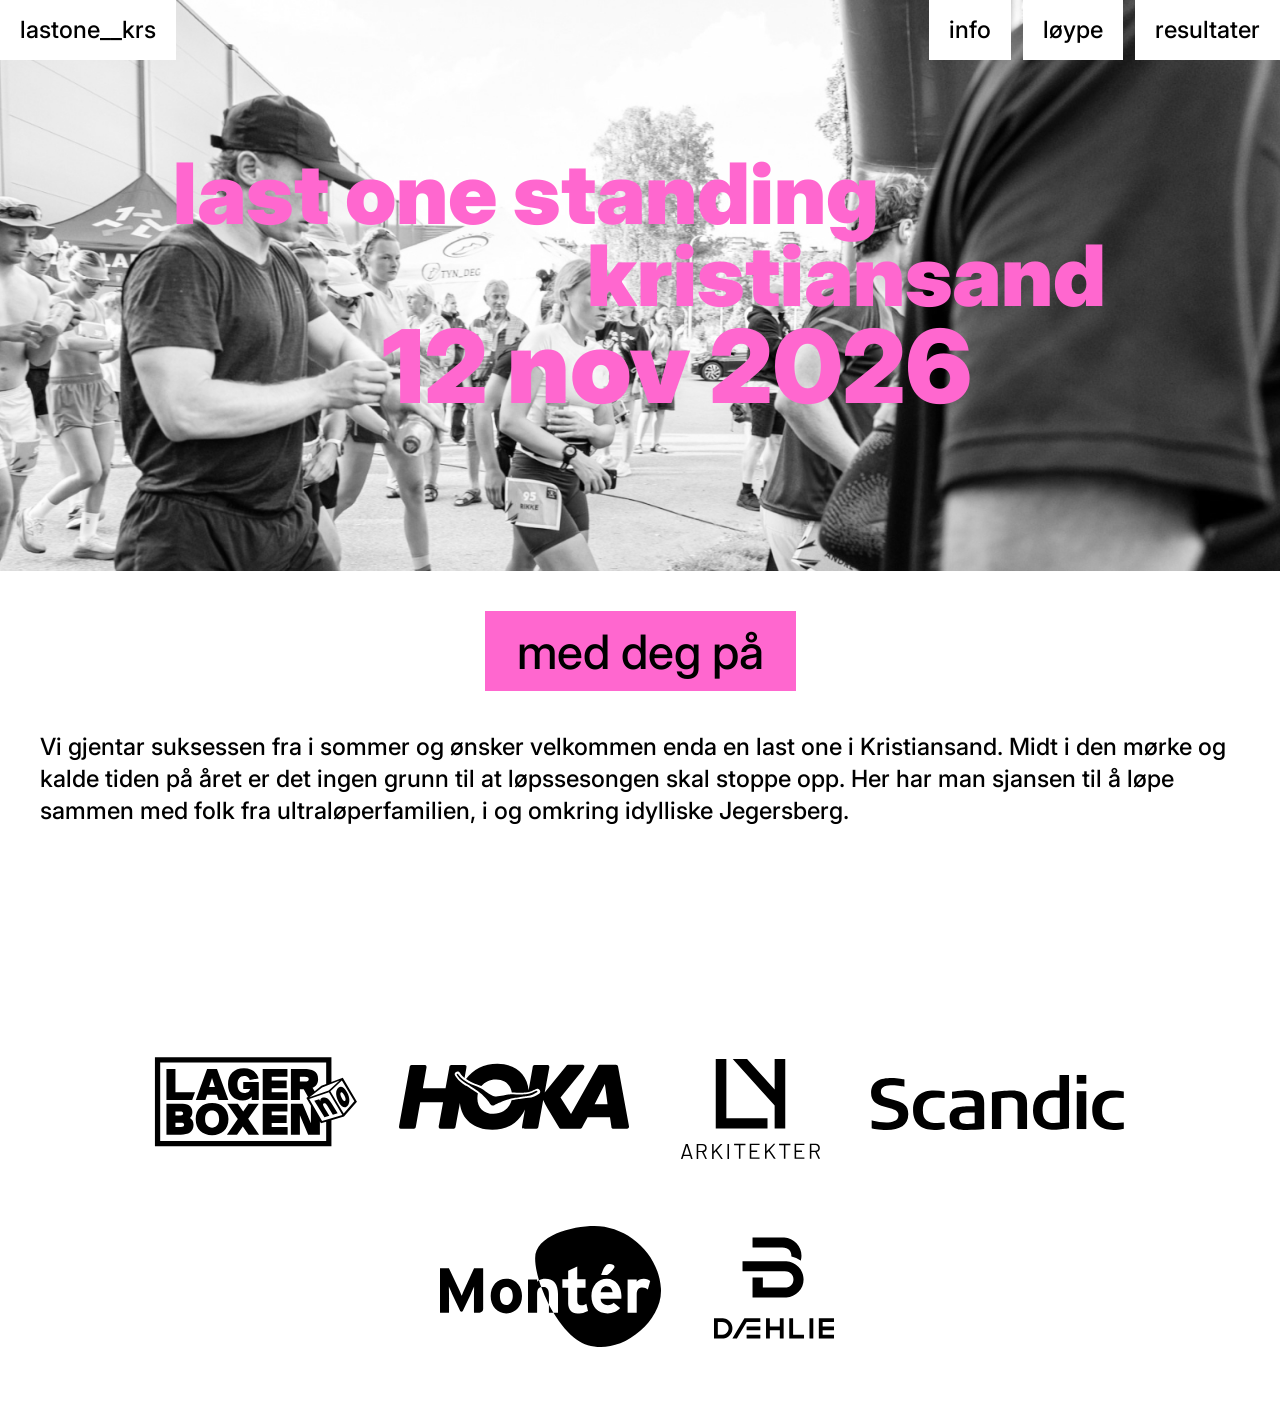
<file: index.html>
<!doctype html>
<html lang="no">
  <head>
    <meta charset="utf-8" />
    <meta name="viewport" content="width=device-width, initial-scale=1" />
    <title>lastone__krs — last one standing kristiansand</title>
    <meta name="description" content="Last one standing i Kristiansand, 12. november 2026. Løp så lenge du klarer i og rundt Jegersberg." />

    <link rel="preconnect" href="https://fonts.googleapis.com" />
    <link rel="preconnect" href="https://fonts.gstatic.com" crossorigin />
    <link
      rel="stylesheet"
      href="https://fonts.googleapis.com/css2?family=Inter:opsz,wght@14..32,500;14..32,900&amp;display=swap"
    />

    <link rel="stylesheet" href="css/tokens.css" />
    <link rel="stylesheet" href="css/base.css" />
    <link rel="stylesheet" href="css/styles.css" />
  </head>

  <!-- One <header>, one <main>, one <footer>. The page block sits on <body>,
       so there is no wrapper div; the only div per block is its content-column
       wrapper. -->
  <body class="page">
    <a class="skip-link" href="#main">Hopp til innhold</a>

    <header class="page__header page__header--overlay">
      <!-- The menu's open/closed state, with no JavaScript to hold it: both
           "meny" and "lukk" are labels for this one checkbox. It only appears
           at or below the 600px breakpoint. -->
      <input
        class="menu__toggle"
        type="checkbox"
        id="menu-toggle"
        aria-label="Meny"
      />
      <label class="menu__button pill pill--invert" for="menu-toggle">meny</label>

      <nav class="site-nav" aria-label="Hovedmeny">
        <a class="site-nav__brand pill" href="index.html">lastone__krs</a>

        <ul class="site-nav__list">
            <li class="site-nav__item">
              <a class="site-nav__link pill" href="info.html">info</a>
            </li>
            <li class="site-nav__item">
              <a class="site-nav__link pill" href="loype.html">løype</a>
            </li>
            <li class="site-nav__item">
              <a class="site-nav__link pill" href="resultater.html">resultater</a>
            </li>
        </ul>
      </nav>

      <div class="menu">
        <div class="menu__bar">
          <label class="menu__close pill" for="menu-toggle">lukk</label>
        </div>

        <ul class="menu__list">
          <li class="menu__item"><a class="menu__link" href="info.html">info</a></li>
          <li class="menu__item"><a class="menu__link" href="resultater.html">resultater</a></li>
          <li class="menu__item"><a class="menu__link" href="loype.html">løype</a></li>
          <li class="menu__item"><span class="menu__link menu__link--pending" aria-disabled="true">påmelding</span></li>
        </ul>
      </div>
    </header>

    <main class="page__main" id="main">
      <!-- Figma: Hero, 1512x675, nav laid over the photo. -->
      <section class="hero" aria-labelledby="hero-title">
        <img
          class="hero__image"
          src="assets/images/hero.jpg"
          alt="Løpere samlet ved start i Jegersberg, i svart-hvitt."
          width="1600"
          height="715"
        />

        <h1 class="hero__title" id="hero-title">
          <span class="hero__line hero__line--name">last one standing</span>
          <span class="hero__line hero__line--place">kristiansand</span>
          <time class="hero__line hero__line--date" datetime="2026-11-12"
            >12 nov 2026</time
          >
        </h1>
      </section>

      <div class="page__body page__body--center">
        <!-- GAP: this is a Button in Figma but carries no target. Rendered as a
             static tagline until there is a påmelding URL to point it at. -->
        <p class="pill pill--primary pill--static">med deg på</p>

        <p class="intro">Vi gjentar suksessen fra i sommer og ønsker velkommen enda en last one i Kristiansand. Midt i den mørke og kalde tiden på året er det ingen grunn til at løpssesongen skal stoppe opp. Her har man sjansen til å løpe sammen med folk fra ultraløperfamilien, i og omkring idylliske Jegersberg.</p>
      </div>
    </main>

    <footer class="page__footer sponsors">
      <h2 class="visually-hidden">Sponsorer</h2>

      <ul class="sponsors__list">
          <li class="sponsors__item">
            <img
              class="sponsors__logo"
              src="assets/logos/sponsor-1.svg"
              alt="Lagerboxen.no"
              width="208"
              height="150"
            />
          </li>
          <li class="sponsors__item">
            <img
              class="sponsors__logo"
              src="assets/logos/sponsor-2.svg"
              alt="HOKA"
              width="243"
              height="150"
            />
          </li>
          <li class="sponsors__item">
            <img
              class="sponsors__logo"
              src="assets/logos/sponsor-3.svg"
              alt="LY Arkitekter"
              width="158"
              height="150"
            />
          </li>
          <li class="sponsors__item">
            <img
              class="sponsors__logo"
              src="assets/logos/sponsor-4.svg"
              alt="Scandic"
              width="265"
              height="150"
            />
          </li>
          <li class="sponsors__item">
            <img
              class="sponsors__logo"
              src="assets/logos/sponsor-5.svg"
              alt="Montér"
              width="231"
              height="150"
            />
          </li>
          <li class="sponsors__item">
            <img
              class="sponsors__logo"
              src="assets/logos/sponsor-6.svg"
              alt="Dæhlie"
              width="144"
              height="150"
            />
          </li>
      </ul>
    </footer>
  </body>
</html>
</file>
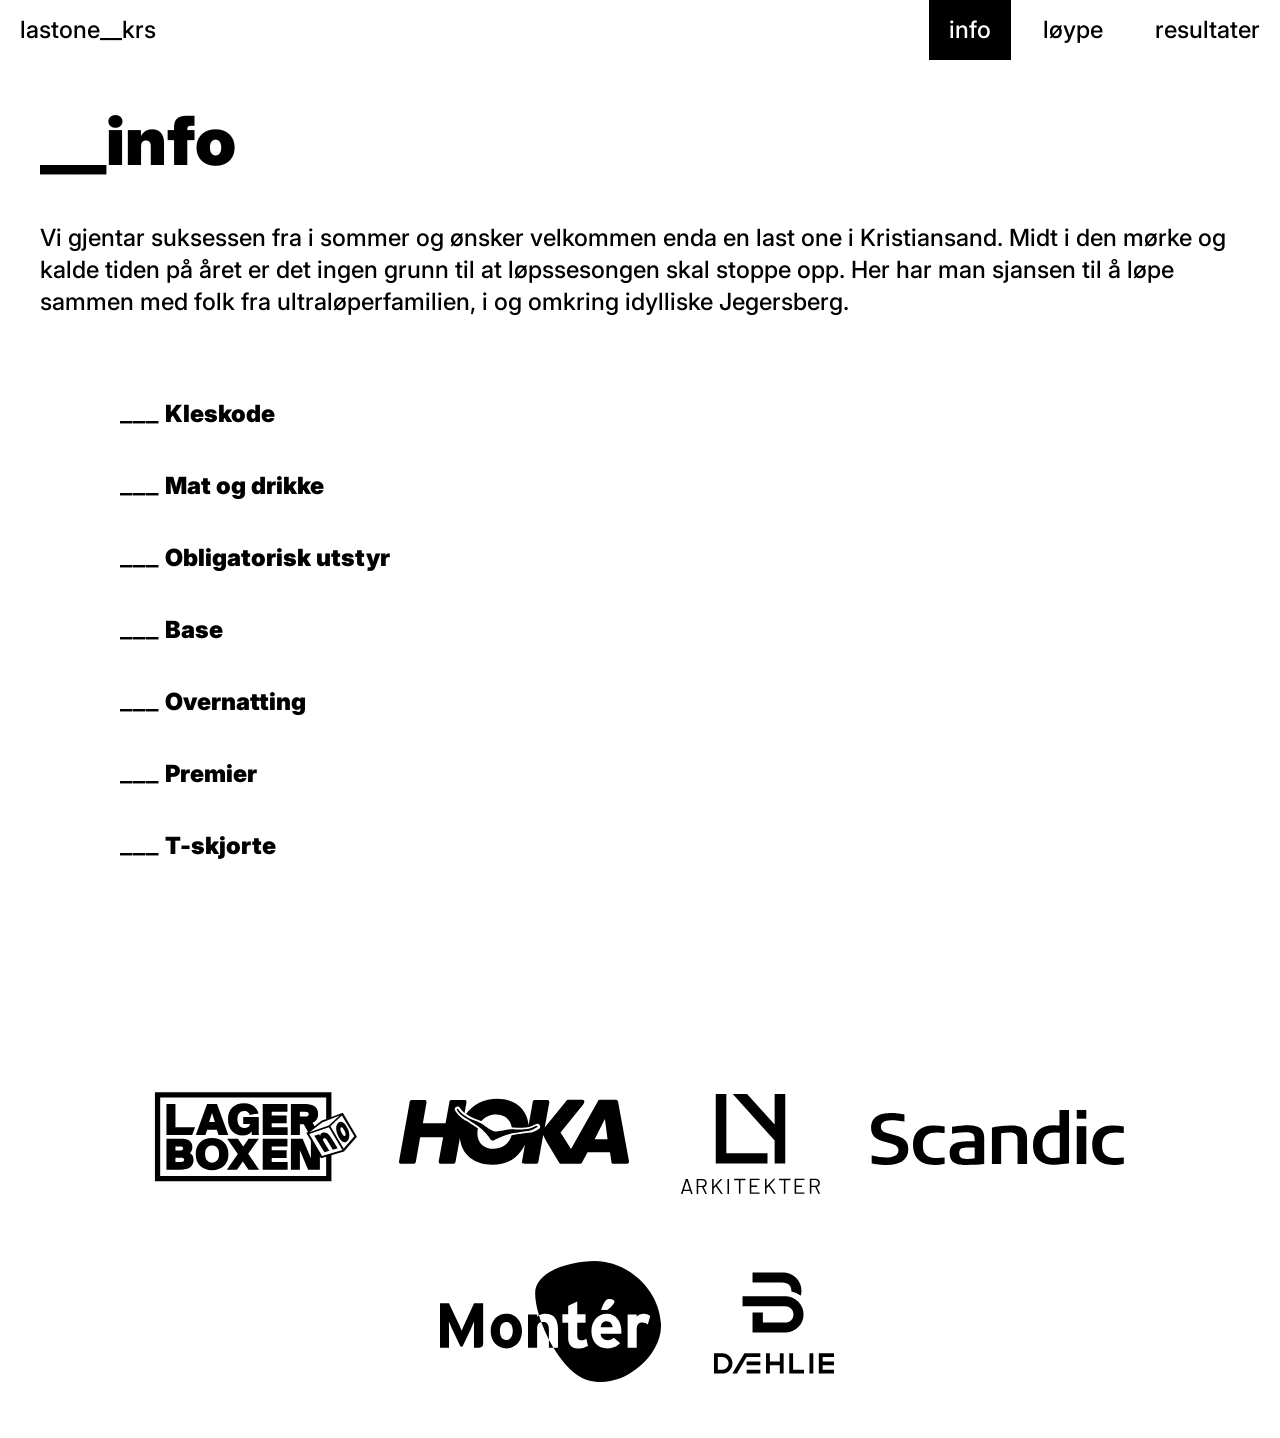
<file: info.html>
<!doctype html>
<html lang="no">
  <head>
    <meta charset="utf-8" />
    <meta name="viewport" content="width=device-width, initial-scale=1" />
    <title>info — lastone__krs</title>
    <meta name="description" content="Praktisk informasjon om last one standing i Kristiansand." />

    <link rel="preconnect" href="https://fonts.googleapis.com" />
    <link rel="preconnect" href="https://fonts.gstatic.com" crossorigin />
    <link
      rel="stylesheet"
      href="https://fonts.googleapis.com/css2?family=Inter:opsz,wght@14..32,500;14..32,900&amp;display=swap"
    />

    <link rel="stylesheet" href="css/tokens.css" />
    <link rel="stylesheet" href="css/base.css" />
    <link rel="stylesheet" href="css/styles.css" />
  </head>

  <body class="page">
    <a class="skip-link" href="#main">Hopp til innhold</a>

    <header class="page__header">
      <!-- The menu's open/closed state, with no JavaScript to hold it: both
           "meny" and "lukk" are labels for this one checkbox. It only appears
           at or below the 600px breakpoint. -->
      <input
        class="menu__toggle"
        type="checkbox"
        id="menu-toggle"
        aria-label="Meny"
      />
      <label class="menu__button pill pill--invert" for="menu-toggle">meny</label>

      <nav class="site-nav" aria-label="Hovedmeny">
        <a class="site-nav__brand pill" href="index.html">lastone__krs</a>

        <ul class="site-nav__list">
            <li class="site-nav__item">
              <a class="site-nav__link pill pill--invert" href="info.html" aria-current="page">info</a>
            </li>
            <li class="site-nav__item">
              <a class="site-nav__link pill" href="loype.html">løype</a>
            </li>
            <li class="site-nav__item">
              <a class="site-nav__link pill" href="resultater.html">resultater</a>
            </li>
        </ul>
      </nav>

      <div class="menu">
        <div class="menu__bar">
          <label class="menu__close pill" for="menu-toggle">lukk</label>
        </div>

        <ul class="menu__list">
          <li class="menu__item"><a class="menu__link" href="info.html" aria-current="page">info</a></li>
          <li class="menu__item"><a class="menu__link" href="resultater.html">resultater</a></li>
          <li class="menu__item"><a class="menu__link" href="loype.html">løype</a></li>
          <li class="menu__item"><span class="menu__link menu__link--pending" aria-disabled="true">påmelding</span></li>
        </ul>
      </div>
    </header>

    <main class="page__main" id="main">
      <div class="page__body">
        <!-- The leading "__" is decoration and comes from CSS, so the
             accessible name stays "info". -->
        <h1 class="page-title">info</h1>

        <p class="intro">Vi gjentar suksessen fra i sommer og ønsker velkommen enda en last one i Kristiansand. Midt i den mørke og kalde tiden på året er det ingen grunn til at løpssesongen skal stoppe opp. Her har man sjansen til å løpe sammen med folk fra ultraløperfamilien, i og omkring idylliske Jegersberg.</p>

        <!-- Figma's "Accordion" (node 1609:1458). A disclosure per entry, so
             <details>/<summary>: collapsed on small screens as the component
             is drawn, forced open and inline above the breakpoint where the
             desktop frame shows every entry as one flowing paragraph. -->
        <ul class="fact-list">
          <li class="fact-list__item">
            <details class="fact" id="fact-kleskode">
              <summary class="fact__term">Kleskode</summary>
              <p class="fact__text">
                Vi gjentar suksessen fra i sommer og ønsker velkommen enda en last one i Kristiansand. Midt i den mørke og kalde tiden på året er det ingen grunn til at løpssesongen skal stoppe opp. Her har man sjansen til å løpe sammen med folk fra ultraløperfamilien, i og omkring idylliske Jegersberg.
              </p>
            </details>
          </li>

          <li class="fact-list__item">
            <details class="fact" id="fact-mat-og-drikke">
              <summary class="fact__term">Mat og drikke</summary>
              <p class="fact__text">
                Det blir servert snacks/frukt - samt vann, cola og sportsdrikk. I tillegg blir det varmmat hver 7. runde. Lurt å ha med egen favorittnæring/drikke - spesielt hvis du er kresen i magen. Enkel drikkestasjon med vann midtveis i løypa. NB! Ha med egen kopp/flaske.
              </p>
            </details>
          </li>

          <li class="fact-list__item">
            <details class="fact" id="fact-obligatorisk-utstyr">
              <summary class="fact__term">Obligatorisk utstyr</summary>
              <p class="fact__text">
                Det er påbudt med hodelykt og refleksvest i de mørke timene.
              </p>
            </details>
          </li>

          <li class="fact-list__item">
            <details class="fact" id="fact-base">
              <summary class="fact__term">Base</summary>
              <p class="fact__text">
                Det er mulighet for å ha base mellom rundene både inne i hall og ute - husk stol - evt madrass for dere som skal løpe lenge 😉
              </p>
            </details>
          </li>

          <li class="fact-list__item">
            <details class="fact" id="fact-overnatting">
              <summary class="fact__term">Overnatting</summary>
              <p class="fact__text">
                Overnatting må du ordne deg på egenhånd for vi har ingen avtale med noen hoteller. Etter løpet er det mulig å legge seg ned i hallen for de som trenger det.
              </p>
            </details>
          </li>

          <li class="fact-list__item">
            <details class="fact" id="fact-premier">
              <summary class="fact__term">Premier</summary>
              <p class="fact__text">
                Vinner av dame- og herreklassene får stor, inngravert vandrepokal. Løyperekord og norgesrekord premieres med henholdsvis 5000 og 10000. Det blir også uttrekkspremier fra sponsorer.
              </p>
            </details>
          </li>

          <li class="fact-list__item">
            <details class="fact" id="fact-t-skjorte">
              <summary class="fact__term">T-skjorte</summary>
              <p class="fact__text">
                Deltagertrøye er inkludert i påmeldingsavgiften til alle som melder seg på før 1_11_2026.
              </p>
            </details>
          </li>
        </ul>
      </div>
    </main>

    <footer class="page__footer sponsors">
      <h2 class="visually-hidden">Sponsorer</h2>

      <ul class="sponsors__list">
          <li class="sponsors__item">
            <img
              class="sponsors__logo"
              src="assets/logos/sponsor-1.svg"
              alt="Lagerboxen.no"
              width="208"
              height="150"
            />
          </li>
          <li class="sponsors__item">
            <img
              class="sponsors__logo"
              src="assets/logos/sponsor-2.svg"
              alt="HOKA"
              width="243"
              height="150"
            />
          </li>
          <li class="sponsors__item">
            <img
              class="sponsors__logo"
              src="assets/logos/sponsor-3.svg"
              alt="LY Arkitekter"
              width="158"
              height="150"
            />
          </li>
          <li class="sponsors__item">
            <img
              class="sponsors__logo"
              src="assets/logos/sponsor-4.svg"
              alt="Scandic"
              width="265"
              height="150"
            />
          </li>
          <li class="sponsors__item">
            <img
              class="sponsors__logo"
              src="assets/logos/sponsor-5.svg"
              alt="Montér"
              width="231"
              height="150"
            />
          </li>
          <li class="sponsors__item">
            <img
              class="sponsors__logo"
              src="assets/logos/sponsor-6.svg"
              alt="Dæhlie"
              width="144"
              height="150"
            />
          </li>
      </ul>
    </footer>
  </body>
</html>
</file>
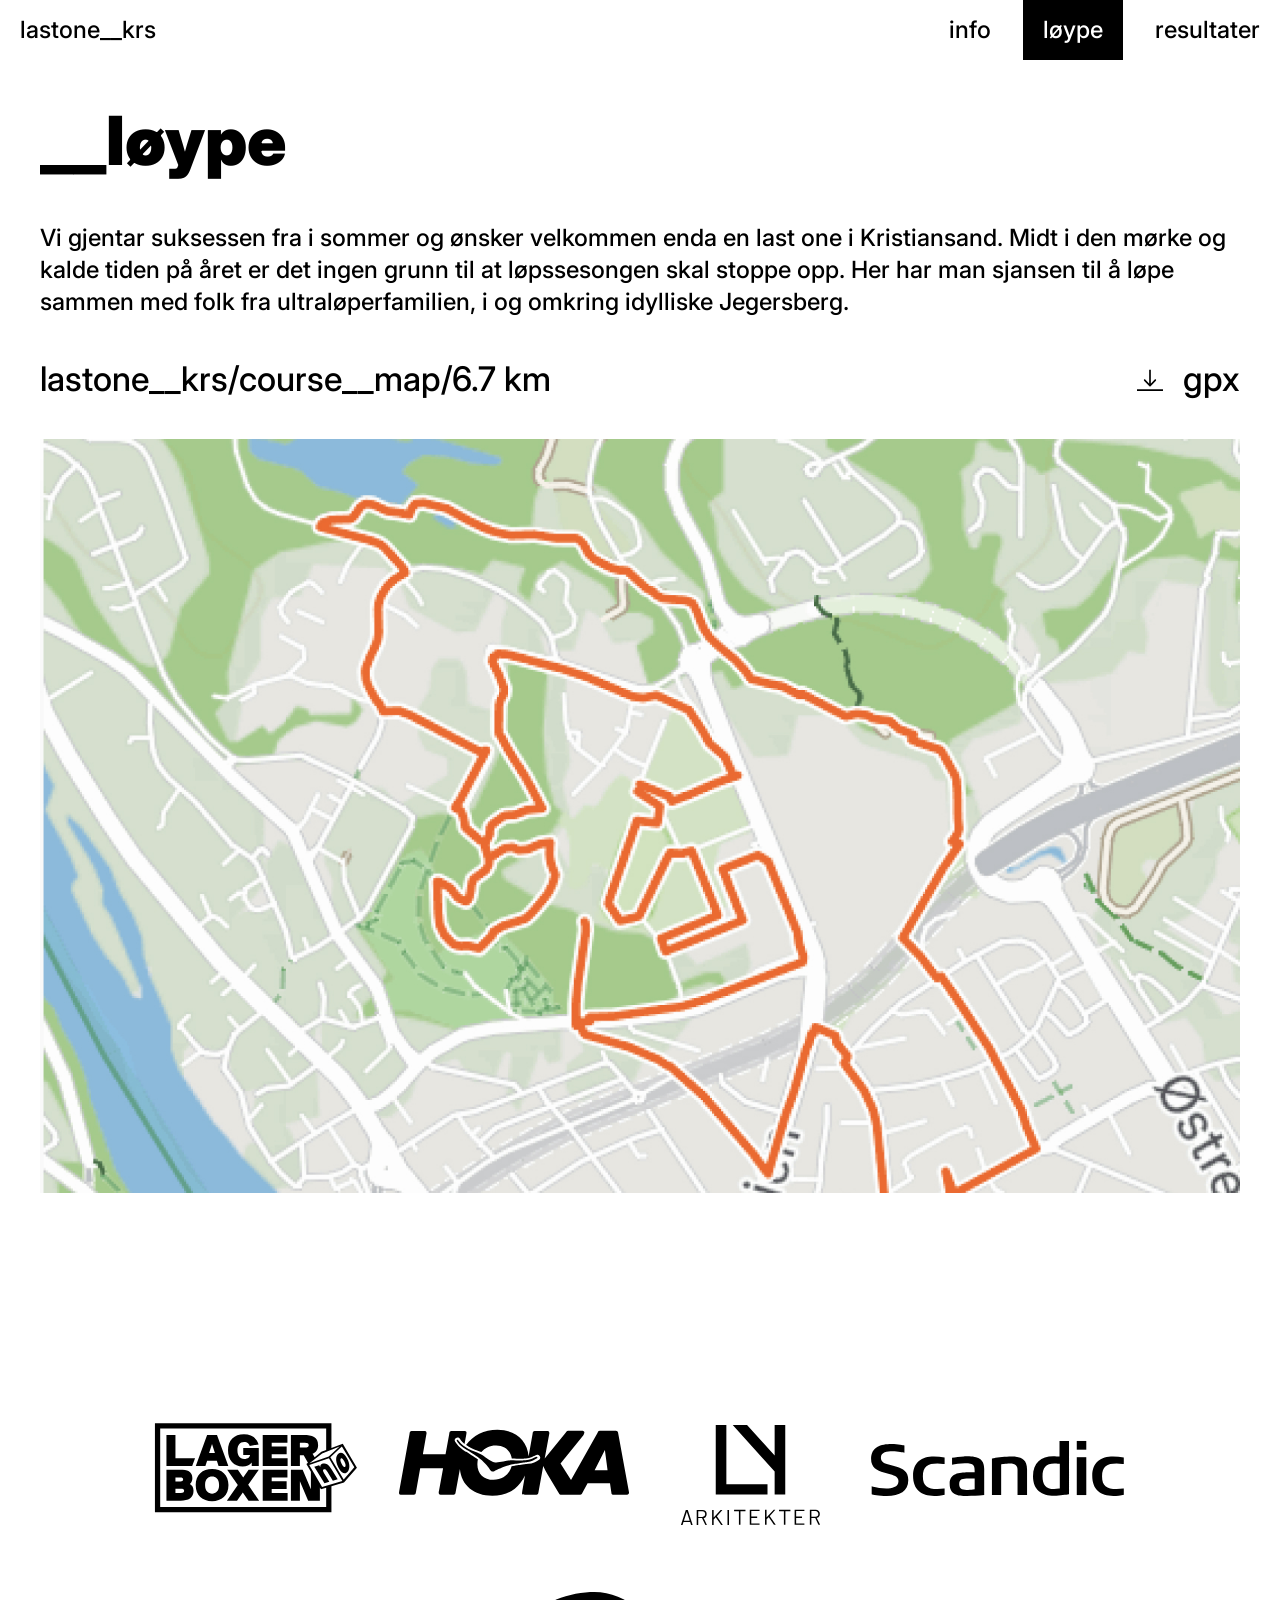
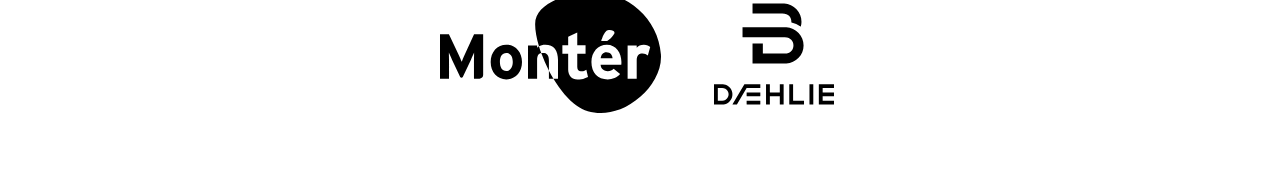
<file: loype.html>
<!doctype html>
<html lang="no">
  <head>
    <meta charset="utf-8" />
    <meta name="viewport" content="width=device-width, initial-scale=1" />
    <title>løype — lastone__krs</title>
    <meta name="description" content="Løypekart for last one standing i Kristiansand — 6,7 km per runde." />

    <link rel="preconnect" href="https://fonts.googleapis.com" />
    <link rel="preconnect" href="https://fonts.gstatic.com" crossorigin />
    <link
      rel="stylesheet"
      href="https://fonts.googleapis.com/css2?family=Inter:opsz,wght@14..32,500;14..32,900&amp;display=swap"
    />

    <link rel="stylesheet" href="css/tokens.css" />
    <link rel="stylesheet" href="css/base.css" />
    <link rel="stylesheet" href="css/styles.css" />
  </head>

  <body class="page">
    <a class="skip-link" href="#main">Hopp til innhold</a>

    <header class="page__header">
      <!-- The menu's open/closed state, with no JavaScript to hold it: both
           "meny" and "lukk" are labels for this one checkbox. It only appears
           at or below the 600px breakpoint. -->
      <input
        class="menu__toggle"
        type="checkbox"
        id="menu-toggle"
        aria-label="Meny"
      />
      <label class="menu__button pill pill--invert" for="menu-toggle">meny</label>

      <nav class="site-nav" aria-label="Hovedmeny">
        <a class="site-nav__brand pill" href="index.html">lastone__krs</a>

        <ul class="site-nav__list">
            <li class="site-nav__item">
              <a class="site-nav__link pill" href="info.html">info</a>
            </li>
            <li class="site-nav__item">
              <a class="site-nav__link pill pill--invert" href="loype.html" aria-current="page">løype</a>
            </li>
            <li class="site-nav__item">
              <a class="site-nav__link pill" href="resultater.html">resultater</a>
            </li>
        </ul>
      </nav>

      <div class="menu">
        <div class="menu__bar">
          <label class="menu__close pill" for="menu-toggle">lukk</label>
        </div>

        <ul class="menu__list">
          <li class="menu__item"><a class="menu__link" href="info.html">info</a></li>
          <li class="menu__item"><a class="menu__link" href="resultater.html">resultater</a></li>
          <li class="menu__item"><a class="menu__link" href="loype.html" aria-current="page">løype</a></li>
          <li class="menu__item"><span class="menu__link menu__link--pending" aria-disabled="true">påmelding</span></li>
        </ul>
      </div>
    </header>

    <main class="page__main" id="main">
      <div class="page__body">
        <h1 class="page-title">løype</h1>

        <p class="intro">Vi gjentar suksessen fra i sommer og ønsker velkommen enda en last one i Kristiansand. Midt i den mørke og kalde tiden på året er det ingen grunn til at løpssesongen skal stoppe opp. Her har man sjansen til å løpe sammen med folk fra ultraløperfamilien, i og omkring idylliske Jegersberg.</p>

        <section class="course" aria-labelledby="course-title">
          <div class="course__head">
            <h2 class="course__title" id="course-title">
              lastone__krs/course__map/6.7 km
            </h2>

            <!-- GAP: the GPX file is not in the Figma file. The link is wired
                 to where it should live; drop the export in at that path. -->
            <a
              class="course__download"
              href="assets/lastone-krs-course.gpx"
              download
            >
              <img
                class="course__icon"
                src="assets/logos/download.svg"
                alt=""
                width="31"
                height="29"
              />
              gpx
            </a>
          </div>

          <figure class="course__map">
            <img
              class="course__image"
              src="assets/images/course-map.jpg"
              alt="Kart over løypa i og rundt Jegersberg. Runden er 6,7 km."
              width="1600"
              height="1006"
            />
          </figure>
        </section>
      </div>
    </main>

    <footer class="page__footer sponsors">
      <h2 class="visually-hidden">Sponsorer</h2>

      <ul class="sponsors__list">
          <li class="sponsors__item">
            <img
              class="sponsors__logo"
              src="assets/logos/sponsor-1.svg"
              alt="Lagerboxen.no"
              width="208"
              height="150"
            />
          </li>
          <li class="sponsors__item">
            <img
              class="sponsors__logo"
              src="assets/logos/sponsor-2.svg"
              alt="HOKA"
              width="243"
              height="150"
            />
          </li>
          <li class="sponsors__item">
            <img
              class="sponsors__logo"
              src="assets/logos/sponsor-3.svg"
              alt="LY Arkitekter"
              width="158"
              height="150"
            />
          </li>
          <li class="sponsors__item">
            <img
              class="sponsors__logo"
              src="assets/logos/sponsor-4.svg"
              alt="Scandic"
              width="265"
              height="150"
            />
          </li>
          <li class="sponsors__item">
            <img
              class="sponsors__logo"
              src="assets/logos/sponsor-5.svg"
              alt="Montér"
              width="231"
              height="150"
            />
          </li>
          <li class="sponsors__item">
            <img
              class="sponsors__logo"
              src="assets/logos/sponsor-6.svg"
              alt="Dæhlie"
              width="144"
              height="150"
            />
          </li>
      </ul>
    </footer>
  </body>
</html>
</file>
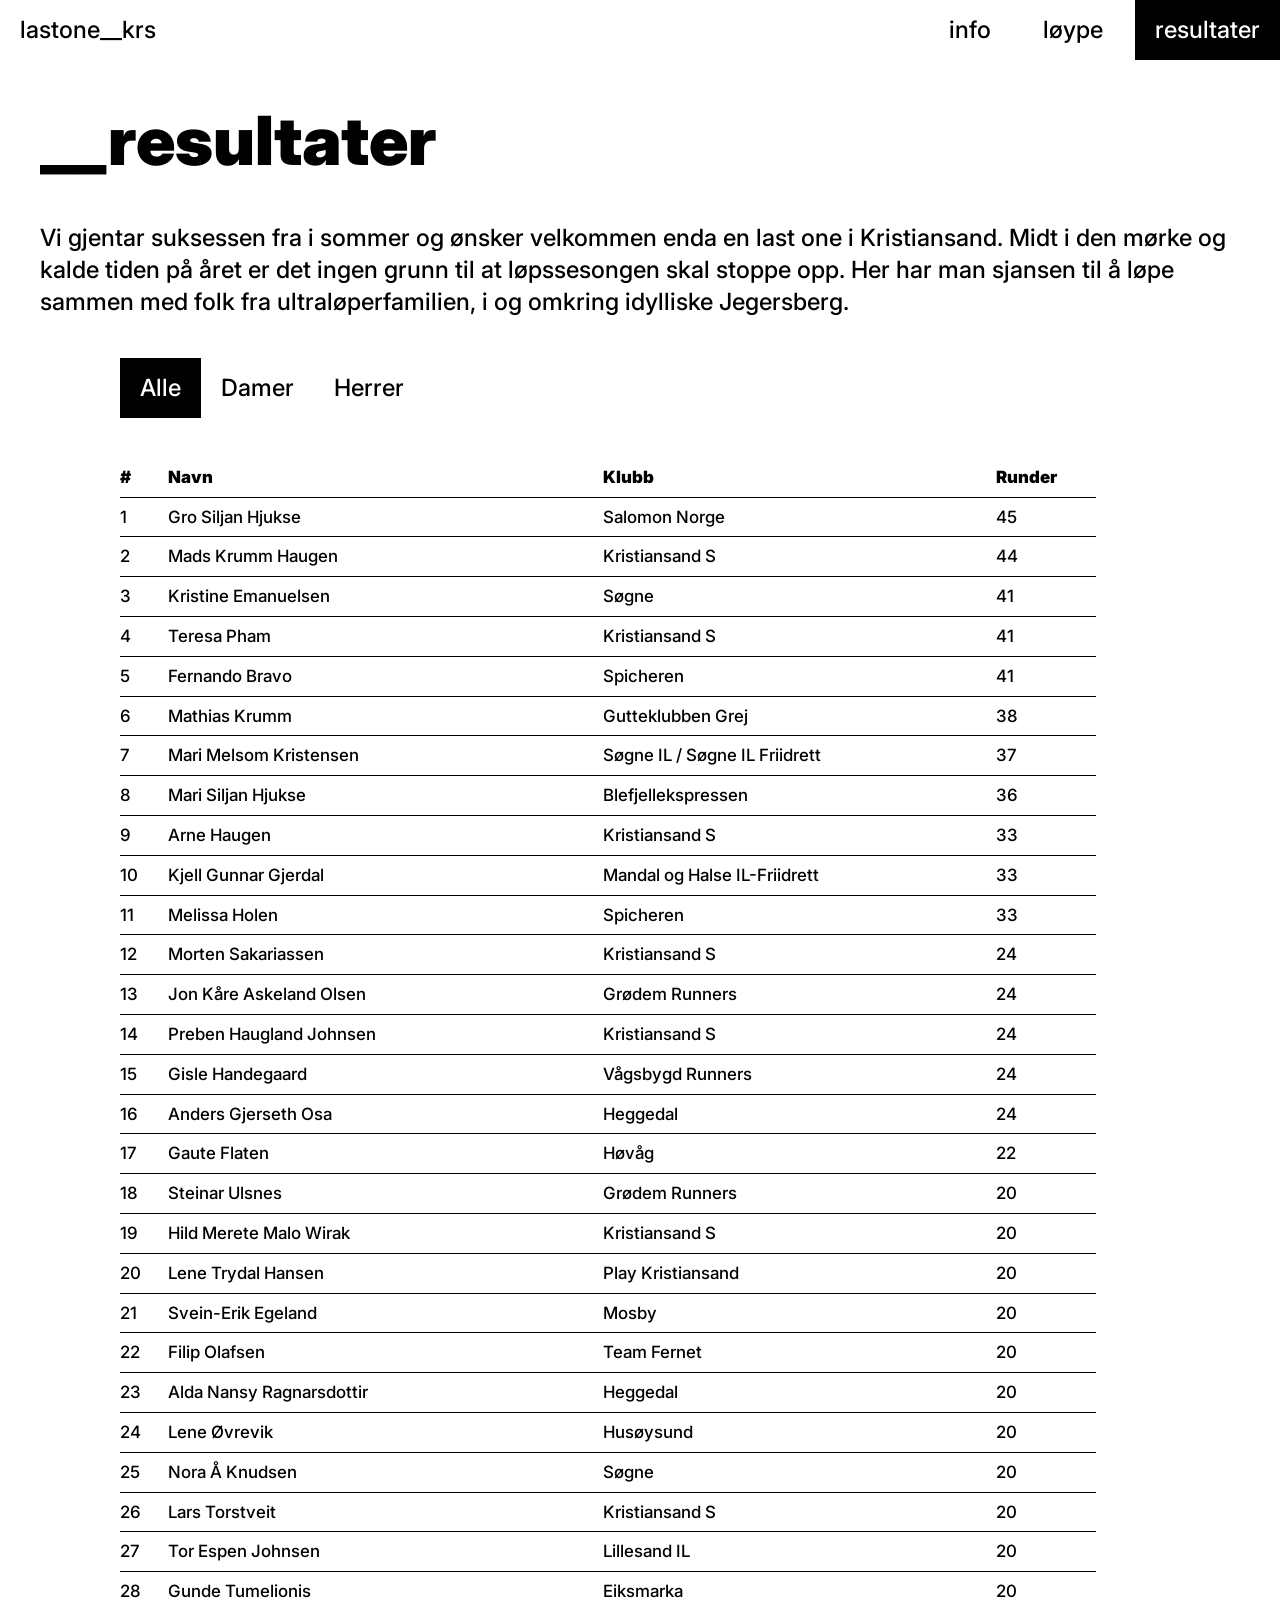
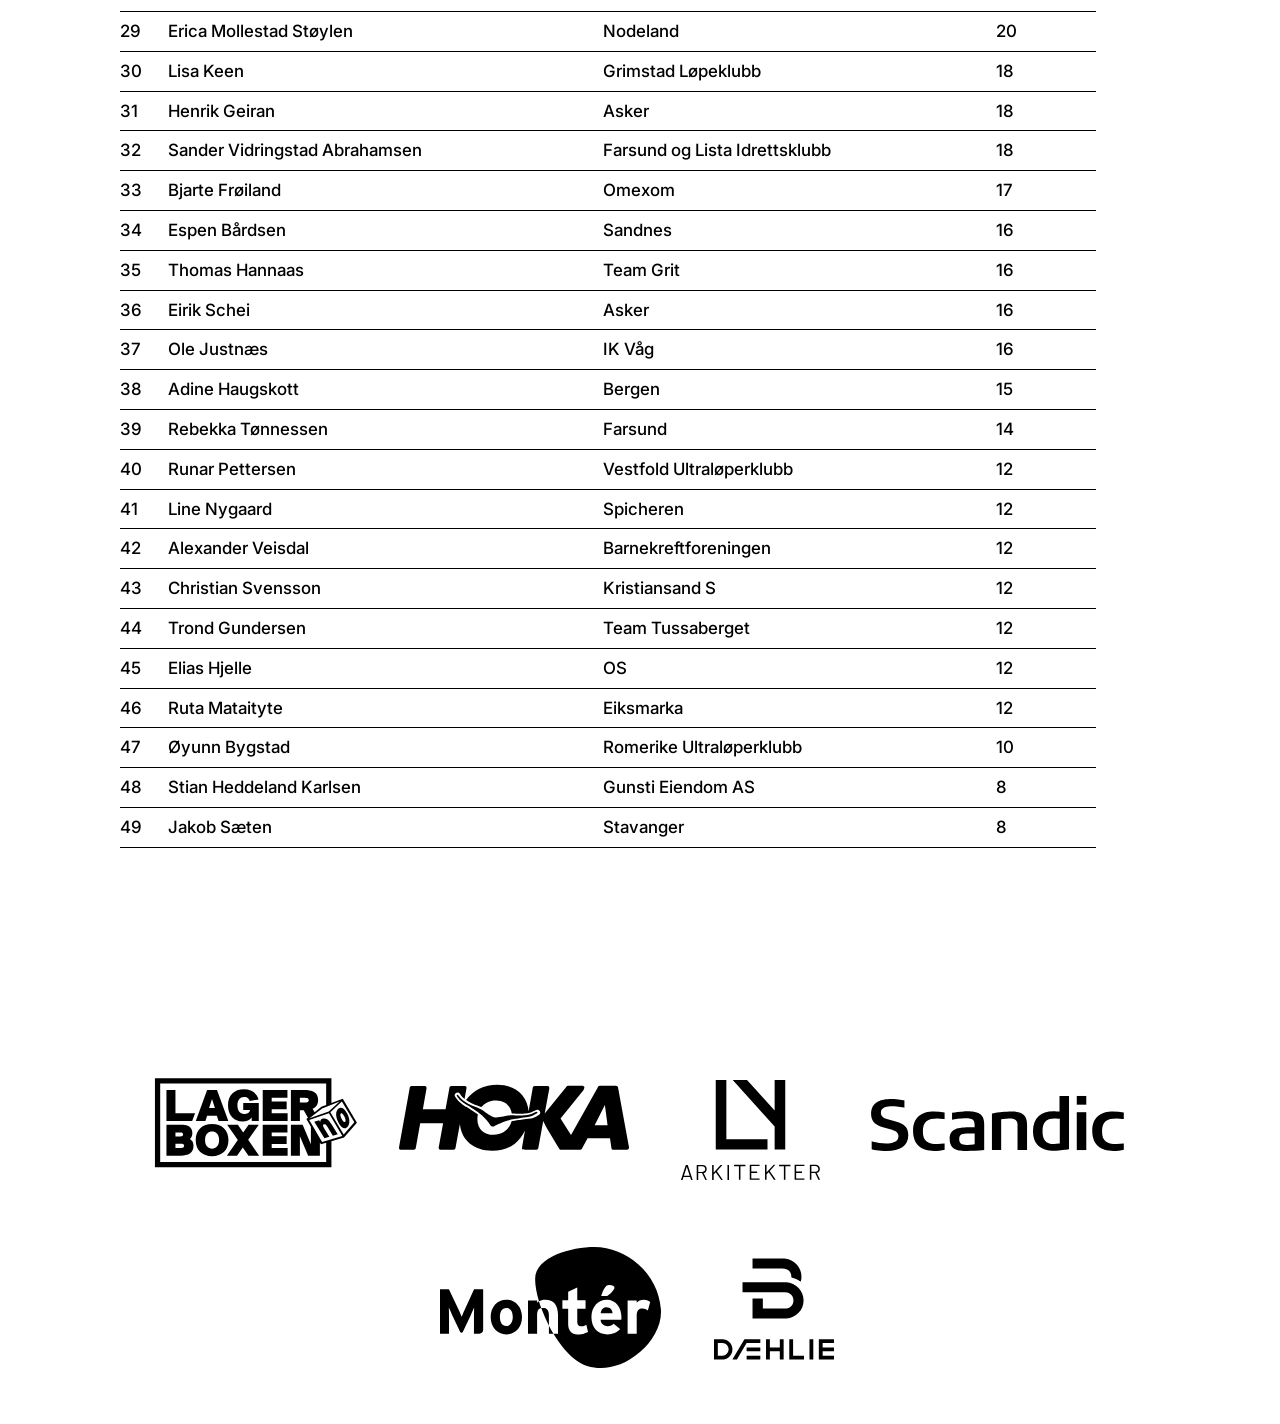
<file: resultater.html>
<!doctype html>
<html lang="no">
  <head>
    <meta charset="utf-8" />
    <meta name="viewport" content="width=device-width, initial-scale=1" />
    <title>resultater — lastone__krs</title>
    <meta name="description" content="Resultatliste fra last one standing i Kristiansand." />

    <link rel="preconnect" href="https://fonts.googleapis.com" />
    <link rel="preconnect" href="https://fonts.gstatic.com" crossorigin />
    <link
      rel="stylesheet"
      href="https://fonts.googleapis.com/css2?family=Inter:opsz,wght@14..32,500;14..32,900&amp;display=swap"
    />

    <link rel="stylesheet" href="css/tokens.css" />
    <link rel="stylesheet" href="css/base.css" />
    <link rel="stylesheet" href="css/styles.css" />
  </head>

  <body class="page">
    <a class="skip-link" href="#main">Hopp til innhold</a>

    <header class="page__header">
      <!-- The menu's open/closed state, with no JavaScript to hold it: both
           "meny" and "lukk" are labels for this one checkbox. It only appears
           at or below the 600px breakpoint. -->
      <input
        class="menu__toggle"
        type="checkbox"
        id="menu-toggle"
        aria-label="Meny"
      />
      <label class="menu__button pill pill--invert" for="menu-toggle">meny</label>

      <nav class="site-nav" aria-label="Hovedmeny">
        <a class="site-nav__brand pill" href="index.html">lastone__krs</a>

        <ul class="site-nav__list">
            <li class="site-nav__item">
              <a class="site-nav__link pill" href="info.html">info</a>
            </li>
            <li class="site-nav__item">
              <a class="site-nav__link pill" href="loype.html">løype</a>
            </li>
            <li class="site-nav__item">
              <a class="site-nav__link pill pill--invert" href="resultater.html" aria-current="page">resultater</a>
            </li>
        </ul>
      </nav>

      <div class="menu">
        <div class="menu__bar">
          <label class="menu__close pill" for="menu-toggle">lukk</label>
        </div>

        <ul class="menu__list">
          <li class="menu__item"><a class="menu__link" href="info.html">info</a></li>
          <li class="menu__item"><a class="menu__link" href="resultater.html" aria-current="page">resultater</a></li>
          <li class="menu__item"><a class="menu__link" href="loype.html">løype</a></li>
          <li class="menu__item"><span class="menu__link menu__link--pending" aria-disabled="true">påmelding</span></li>
        </ul>
      </div>
    </header>

    <main class="page__main" id="main">
      <div class="page__body">
        <h1 class="page-title">resultater</h1>

        <p class="intro">Vi gjentar suksessen fra i sommer og ønsker velkommen enda en last one i Kristiansand. Midt i den mørke og kalde tiden på året er det ingen grunn til at løpssesongen skal stoppe opp. Her har man sjansen til å løpe sammen med folk fra ultraløperfamilien, i og omkring idylliske Jegersberg.</p>

        <section class="results" aria-labelledby="results-title">
          <h2 class="visually-hidden" id="results-title">Resultatliste</h2>

          <!-- GAP: the toggle moves, but nothing filters — the results data has
               no class/gender field, so Damer and Herrer have nothing to select
               on. Needs either that field in the data or a page per class. -->
          <fieldset class="filter results__filter">
            <legend class="visually-hidden">Klasse</legend>

            <input
              class="filter__input filter__input--all"
              type="radio"
              name="klasse"
              id="klasse-alle"
              value="alle"
              checked
            />
            <label class="filter__label pill" for="klasse-alle">Alle</label>

            <input
              class="filter__input filter__input--women"
              type="radio"
              name="klasse"
              id="klasse-damer"
              value="damer"
            />
            <label class="filter__label pill" for="klasse-damer">Damer</label>

            <input
              class="filter__input filter__input--men"
              type="radio"
              name="klasse"
              id="klasse-herrer"
              value="herrer"
            />
            <label class="filter__label pill" for="klasse-herrer">Herrer</label>
          </fieldset>

          <!-- The table is wider than a phone; it scrolls inside this box so
               the page body never scrolls sideways. -->
          <div class="results__scroll">
            <table class="results-table">
            <caption class="visually-hidden">
              Plassering, navn, klubb og antall fullførte runder.
              </caption>

              <colgroup>
              <col class="results-table__col results-table__col--rank" />
              <col class="results-table__col" />
              <col class="results-table__col" />
              <col class="results-table__col results-table__col--laps" />
              </colgroup>

              <thead>
              <tr class="results-table__row results-table__row--head">
                <th class="results-table__heading" scope="col">#</th>
                <th class="results-table__heading" scope="col">Navn</th>
                <th class="results-table__heading" scope="col">Klubb</th>
                <th class="results-table__heading" scope="col">Runder</th>
              </tr>
              </thead>

              <tbody>
                <tr class="results-table__row results-table__row--data results-table__row--women">
                  <td class="results-table__cell">1</td>
                  <td class="results-table__cell">Gro Siljan Hjukse</td>
                  <td class="results-table__cell">Salomon Norge</td>
                  <td class="results-table__cell">45</td>
                </tr>
                <tr class="results-table__row results-table__row--data results-table__row--men">
                  <td class="results-table__cell">2</td>
                  <td class="results-table__cell">Mads Krumm Haugen</td>
                  <td class="results-table__cell">Kristiansand S</td>
                  <td class="results-table__cell">44</td>
                </tr>
                <tr class="results-table__row results-table__row--data results-table__row--women">
                  <td class="results-table__cell">3</td>
                  <td class="results-table__cell">Kristine Emanuelsen</td>
                  <td class="results-table__cell">Søgne</td>
                  <td class="results-table__cell">41</td>
                </tr>
                <tr class="results-table__row results-table__row--data results-table__row--women">
                  <td class="results-table__cell">4</td>
                  <td class="results-table__cell">Teresa Pham</td>
                  <td class="results-table__cell">Kristiansand S</td>
                  <td class="results-table__cell">41</td>
                </tr>
                <tr class="results-table__row results-table__row--data results-table__row--men">
                  <td class="results-table__cell">5</td>
                  <td class="results-table__cell">Fernando Bravo</td>
                  <td class="results-table__cell">Spicheren</td>
                  <td class="results-table__cell">41</td>
                </tr>
                <tr class="results-table__row results-table__row--data results-table__row--men">
                  <td class="results-table__cell">6</td>
                  <td class="results-table__cell">Mathias Krumm</td>
                  <td class="results-table__cell">Gutteklubben Grej</td>
                  <td class="results-table__cell">38</td>
                </tr>
                <tr class="results-table__row results-table__row--data results-table__row--women">
                  <td class="results-table__cell">7</td>
                  <td class="results-table__cell">Mari Melsom Kristensen</td>
                  <td class="results-table__cell">Søgne IL / Søgne IL Friidrett</td>
                  <td class="results-table__cell">37</td>
                </tr>
                <tr class="results-table__row results-table__row--data results-table__row--women">
                  <td class="results-table__cell">8</td>
                  <td class="results-table__cell">Mari Siljan Hjukse</td>
                  <td class="results-table__cell">Blefjellekspressen</td>
                  <td class="results-table__cell">36</td>
                </tr>
                <tr class="results-table__row results-table__row--data results-table__row--men">
                  <td class="results-table__cell">9</td>
                  <td class="results-table__cell">Arne Haugen</td>
                  <td class="results-table__cell">Kristiansand S</td>
                  <td class="results-table__cell">33</td>
                </tr>
                <tr class="results-table__row results-table__row--data results-table__row--men">
                  <td class="results-table__cell">10</td>
                  <td class="results-table__cell">Kjell Gunnar Gjerdal</td>
                  <td class="results-table__cell">Mandal og Halse IL-Friidrett</td>
                  <td class="results-table__cell">33</td>
                </tr>
                <tr class="results-table__row results-table__row--data results-table__row--women">
                  <td class="results-table__cell">11</td>
                  <td class="results-table__cell">Melissa Holen</td>
                  <td class="results-table__cell">Spicheren</td>
                  <td class="results-table__cell">33</td>
                </tr>
                <tr class="results-table__row results-table__row--data results-table__row--men">
                  <td class="results-table__cell">12</td>
                  <td class="results-table__cell">Morten Sakariassen</td>
                  <td class="results-table__cell">Kristiansand S</td>
                  <td class="results-table__cell">24</td>
                </tr>
                <tr class="results-table__row results-table__row--data results-table__row--men">
                  <td class="results-table__cell">13</td>
                  <td class="results-table__cell">Jon Kåre Askeland Olsen</td>
                  <td class="results-table__cell">Grødem Runners</td>
                  <td class="results-table__cell">24</td>
                </tr>
                <tr class="results-table__row results-table__row--data results-table__row--men">
                  <td class="results-table__cell">14</td>
                  <td class="results-table__cell">Preben Haugland Johnsen</td>
                  <td class="results-table__cell">Kristiansand S</td>
                  <td class="results-table__cell">24</td>
                </tr>
                <tr class="results-table__row results-table__row--data results-table__row--men">
                  <td class="results-table__cell">15</td>
                  <td class="results-table__cell">Gisle Handegaard</td>
                  <td class="results-table__cell">Vågsbygd Runners</td>
                  <td class="results-table__cell">24</td>
                </tr>
                <tr class="results-table__row results-table__row--data results-table__row--men">
                  <td class="results-table__cell">16</td>
                  <td class="results-table__cell">Anders Gjerseth Osa</td>
                  <td class="results-table__cell">Heggedal</td>
                  <td class="results-table__cell">24</td>
                </tr>
                <tr class="results-table__row results-table__row--data results-table__row--men">
                  <td class="results-table__cell">17</td>
                  <td class="results-table__cell">Gaute Flaten</td>
                  <td class="results-table__cell">Høvåg</td>
                  <td class="results-table__cell">22</td>
                </tr>
                <tr class="results-table__row results-table__row--data results-table__row--men">
                  <td class="results-table__cell">18</td>
                  <td class="results-table__cell">Steinar Ulsnes</td>
                  <td class="results-table__cell">Grødem Runners</td>
                  <td class="results-table__cell">20</td>
                </tr>
                <tr class="results-table__row results-table__row--data results-table__row--women">
                  <td class="results-table__cell">19</td>
                  <td class="results-table__cell">Hild Merete Malo Wirak</td>
                  <td class="results-table__cell">Kristiansand S</td>
                  <td class="results-table__cell">20</td>
                </tr>
                <tr class="results-table__row results-table__row--data results-table__row--women">
                  <td class="results-table__cell">20</td>
                  <td class="results-table__cell">Lene Trydal Hansen</td>
                  <td class="results-table__cell">Play Kristiansand</td>
                  <td class="results-table__cell">20</td>
                </tr>
                <tr class="results-table__row results-table__row--data results-table__row--men">
                  <td class="results-table__cell">21</td>
                  <td class="results-table__cell">Svein-Erik Egeland</td>
                  <td class="results-table__cell">Mosby</td>
                  <td class="results-table__cell">20</td>
                </tr>
                <tr class="results-table__row results-table__row--data results-table__row--men">
                  <td class="results-table__cell">22</td>
                  <td class="results-table__cell">Filip Olafsen</td>
                  <td class="results-table__cell">Team Fernet</td>
                  <td class="results-table__cell">20</td>
                </tr>
                <tr class="results-table__row results-table__row--data results-table__row--women">
                  <td class="results-table__cell">23</td>
                  <td class="results-table__cell">Alda Nansy Ragnarsdottir</td>
                  <td class="results-table__cell">Heggedal</td>
                  <td class="results-table__cell">20</td>
                </tr>
                <tr class="results-table__row results-table__row--data results-table__row--women">
                  <td class="results-table__cell">24</td>
                  <td class="results-table__cell">Lene Øvrevik</td>
                  <td class="results-table__cell">Husøysund</td>
                  <td class="results-table__cell">20</td>
                </tr>
                <tr class="results-table__row results-table__row--data results-table__row--women">
                  <td class="results-table__cell">25</td>
                  <td class="results-table__cell">Nora Å Knudsen</td>
                  <td class="results-table__cell">Søgne</td>
                  <td class="results-table__cell">20</td>
                </tr>
                <tr class="results-table__row results-table__row--data results-table__row--men">
                  <td class="results-table__cell">26</td>
                  <td class="results-table__cell">Lars Torstveit</td>
                  <td class="results-table__cell">Kristiansand S</td>
                  <td class="results-table__cell">20</td>
                </tr>
                <tr class="results-table__row results-table__row--data results-table__row--men">
                  <td class="results-table__cell">27</td>
                  <td class="results-table__cell">Tor Espen Johnsen</td>
                  <td class="results-table__cell">Lillesand IL</td>
                  <td class="results-table__cell">20</td>
                </tr>
                <tr class="results-table__row results-table__row--data results-table__row--men">
                  <td class="results-table__cell">28</td>
                  <td class="results-table__cell">Gunde Tumelionis</td>
                  <td class="results-table__cell">Eiksmarka</td>
                  <td class="results-table__cell">20</td>
                </tr>
                <tr class="results-table__row results-table__row--data results-table__row--women">
                  <td class="results-table__cell">29</td>
                  <td class="results-table__cell">Erica Mollestad Støylen</td>
                  <td class="results-table__cell">Nodeland</td>
                  <td class="results-table__cell">20</td>
                </tr>
                <tr class="results-table__row results-table__row--data results-table__row--women">
                  <td class="results-table__cell">30</td>
                  <td class="results-table__cell">Lisa Keen</td>
                  <td class="results-table__cell">Grimstad Løpeklubb</td>
                  <td class="results-table__cell">18</td>
                </tr>
                <tr class="results-table__row results-table__row--data results-table__row--men">
                  <td class="results-table__cell">31</td>
                  <td class="results-table__cell">Henrik Geiran</td>
                  <td class="results-table__cell">Asker</td>
                  <td class="results-table__cell">18</td>
                </tr>
                <tr class="results-table__row results-table__row--data results-table__row--men">
                  <td class="results-table__cell">32</td>
                  <td class="results-table__cell">Sander Vidringstad Abrahamsen</td>
                  <td class="results-table__cell">Farsund og Lista Idrettsklubb</td>
                  <td class="results-table__cell">18</td>
                </tr>
                <tr class="results-table__row results-table__row--data results-table__row--men">
                  <td class="results-table__cell">33</td>
                  <td class="results-table__cell">Bjarte Frøiland</td>
                  <td class="results-table__cell">Omexom</td>
                  <td class="results-table__cell">17</td>
                </tr>
                <tr class="results-table__row results-table__row--data results-table__row--men">
                  <td class="results-table__cell">34</td>
                  <td class="results-table__cell">Espen Bårdsen</td>
                  <td class="results-table__cell">Sandnes</td>
                  <td class="results-table__cell">16</td>
                </tr>
                <tr class="results-table__row results-table__row--data results-table__row--men">
                  <td class="results-table__cell">35</td>
                  <td class="results-table__cell">Thomas Hannaas</td>
                  <td class="results-table__cell">Team Grit</td>
                  <td class="results-table__cell">16</td>
                </tr>
                <tr class="results-table__row results-table__row--data results-table__row--men">
                  <td class="results-table__cell">36</td>
                  <td class="results-table__cell">Eirik Schei</td>
                  <td class="results-table__cell">Asker</td>
                  <td class="results-table__cell">16</td>
                </tr>
                <tr class="results-table__row results-table__row--data results-table__row--men">
                  <td class="results-table__cell">37</td>
                  <td class="results-table__cell">Ole Justnæs</td>
                  <td class="results-table__cell">IK Våg</td>
                  <td class="results-table__cell">16</td>
                </tr>
                <tr class="results-table__row results-table__row--data results-table__row--women">
                  <td class="results-table__cell">38</td>
                  <td class="results-table__cell">Adine Haugskott</td>
                  <td class="results-table__cell">Bergen</td>
                  <td class="results-table__cell">15</td>
                </tr>
                <tr class="results-table__row results-table__row--data results-table__row--women">
                  <td class="results-table__cell">39</td>
                  <td class="results-table__cell">Rebekka Tønnessen</td>
                  <td class="results-table__cell">Farsund</td>
                  <td class="results-table__cell">14</td>
                </tr>
                <tr class="results-table__row results-table__row--data results-table__row--men">
                  <td class="results-table__cell">40</td>
                  <td class="results-table__cell">Runar Pettersen</td>
                  <td class="results-table__cell">Vestfold Ultraløperklubb</td>
                  <td class="results-table__cell">12</td>
                </tr>
                <tr class="results-table__row results-table__row--data results-table__row--women">
                  <td class="results-table__cell">41</td>
                  <td class="results-table__cell">Line Nygaard</td>
                  <td class="results-table__cell">Spicheren</td>
                  <td class="results-table__cell">12</td>
                </tr>
                <tr class="results-table__row results-table__row--data results-table__row--men">
                  <td class="results-table__cell">42</td>
                  <td class="results-table__cell">Alexander Veisdal</td>
                  <td class="results-table__cell">Barnekreftforeningen</td>
                  <td class="results-table__cell">12</td>
                </tr>
                <tr class="results-table__row results-table__row--data results-table__row--men">
                  <td class="results-table__cell">43</td>
                  <td class="results-table__cell">Christian Svensson</td>
                  <td class="results-table__cell">Kristiansand S</td>
                  <td class="results-table__cell">12</td>
                </tr>
                <tr class="results-table__row results-table__row--data results-table__row--men">
                  <td class="results-table__cell">44</td>
                  <td class="results-table__cell">Trond Gundersen</td>
                  <td class="results-table__cell">Team Tussaberget</td>
                  <td class="results-table__cell">12</td>
                </tr>
                <tr class="results-table__row results-table__row--data results-table__row--men">
                  <td class="results-table__cell">45</td>
                  <td class="results-table__cell">Elias Hjelle</td>
                  <td class="results-table__cell">OS</td>
                  <td class="results-table__cell">12</td>
                </tr>
                <tr class="results-table__row results-table__row--data results-table__row--women">
                  <td class="results-table__cell">46</td>
                  <td class="results-table__cell">Ruta Mataityte</td>
                  <td class="results-table__cell">Eiksmarka</td>
                  <td class="results-table__cell">12</td>
                </tr>
                <tr class="results-table__row results-table__row--data results-table__row--women">
                  <td class="results-table__cell">47</td>
                  <td class="results-table__cell">Øyunn Bygstad</td>
                  <td class="results-table__cell">Romerike Ultraløperklubb</td>
                  <td class="results-table__cell">10</td>
                </tr>
                <tr class="results-table__row results-table__row--data results-table__row--men">
                  <td class="results-table__cell">48</td>
                  <td class="results-table__cell">Stian Heddeland Karlsen</td>
                  <td class="results-table__cell">Gunsti Eiendom AS</td>
                  <td class="results-table__cell">8</td>
                </tr>
                <tr class="results-table__row results-table__row--data results-table__row--men">
                  <td class="results-table__cell">49</td>
                  <td class="results-table__cell">Jakob Sæten</td>
                  <td class="results-table__cell">Stavanger</td>
                  <td class="results-table__cell">8</td>
                </tr>
              </tbody>
            </table>
          </div>
        </section>
      </div>
    </main>

    <footer class="page__footer sponsors">
      <h2 class="visually-hidden">Sponsorer</h2>

      <ul class="sponsors__list">
          <li class="sponsors__item">
            <img
              class="sponsors__logo"
              src="assets/logos/sponsor-1.svg"
              alt="Lagerboxen.no"
              width="208"
              height="150"
            />
          </li>
          <li class="sponsors__item">
            <img
              class="sponsors__logo"
              src="assets/logos/sponsor-2.svg"
              alt="HOKA"
              width="243"
              height="150"
            />
          </li>
          <li class="sponsors__item">
            <img
              class="sponsors__logo"
              src="assets/logos/sponsor-3.svg"
              alt="LY Arkitekter"
              width="158"
              height="150"
            />
          </li>
          <li class="sponsors__item">
            <img
              class="sponsors__logo"
              src="assets/logos/sponsor-4.svg"
              alt="Scandic"
              width="265"
              height="150"
            />
          </li>
          <li class="sponsors__item">
            <img
              class="sponsors__logo"
              src="assets/logos/sponsor-5.svg"
              alt="Montér"
              width="231"
              height="150"
            />
          </li>
          <li class="sponsors__item">
            <img
              class="sponsors__logo"
              src="assets/logos/sponsor-6.svg"
              alt="Dæhlie"
              width="144"
              height="150"
            />
          </li>
      </ul>
    </footer>
  </body>
</html>
</file>
<file: css/tokens.css>
/* ---------------------------------------------------------------------------
   tokens.css — every value that comes from Figma.

   Source: KRSUltra, page "Lastone" (frames Index / Info / Course / Results),
   read off the nodes themselves at the 1512px design width.

   NOTE ON THE FIGMA VARIABLE COLLECTION: the file carries a variable set
   ("Collection 1") built around a purple accent (#4C3267) with Light mode
   only. These four frames do not use it — they use flat #000/#fff and the
   pink below. The names here follow that collection's naming so the two can
   be reconciled later, but the VALUES are what the frames actually contain.
   --------------------------------------------------------------------------- */

:root {
  color-scheme: light;

  /* --- Colour ------------------------------------------------------------
     Three colours in the whole design. The pink is the only accent. */
  --color-surface-white: #ffffff;
  --color-surface-invert: #000000;
  --color-surface-accent: #ff67cf;

  /* Hover surfaces, from the Button and Row component sets. The mint is the
     only place a fourth colour enters the design. */
  --color-surface-hover: #82f682; /*     Button / Default  -> Hover */
  --color-surface-row-hover: #fff0fa; /* Row    / Default  -> Hover */

  --color-text-default: #000000;
  --color-text-invert: #ffffff;

  --color-stroke-default: #000000;

  /* --- Typography --------------------------------------------------------
     Inter, in two weights: Medium (500) for everything that reads as text,
     Black (900) for the display type and table headers. */
  --font-sans: "Inter", system-ui, -apple-system, "Segoe UI", Roboto, sans-serif;

  --font-weight-medium: 500;
  --font-weight-black: 900;

  /* Figma sizes are fixed at 1512px wide. Each token keeps the Figma value as
     its ceiling and scales down with the viewport, so the design holds at
     1512 and stays readable below it. The vw figure is the Figma px as a
     share of 1512 (e.g. 100 / 1512 = 6.61vw). */
  --font-size-table: clamp(0.875rem, 1.32vw, 1.25rem); /*   20px */
  --font-size-body: clamp(1.125rem, 1.85vw, 1.75rem); /*    28px */
  /* Buttons keep their own size. It tracks the body size between the
     breakpoint and 1512 so the nav always fits, but does not follow prose
     down to 20px on small screens — Figma holds the buttons at 28. */
  --font-size-control: clamp(1.25rem, 1.85vw, 1.75rem); /*  28px */
  --font-size-marker: clamp(1.25rem, 2.12vw, 2rem); /*      32px */
  --font-size-lead: clamp(1.5rem, 2.65vw, 2.5rem); /*       40px */
  --font-size-cta: clamp(1.75rem, 3.7vw, 3.5rem); /*        56px */
  --font-size-page-title: clamp(2.5rem, 5.29vw, 5rem); /*   80px */
  --font-size-hero: clamp(2rem, 6.61vw, 6.25rem); /*       100px */
  --font-size-hero-lead: clamp(2.375rem, 7.94vw, 7.5rem); /* 120px */
  --font-size-accordion: 1.75rem; /*                          28px */
  --font-size-menu: 2.5rem; /*                                40px */

  /* Figma leaves display type on AUTO line-height; body text is set to 135%. */
  --line-height-display: 1;
  --line-height-body: 1.35;

  /* --- Space -------------------------------------------------------------
     The file's Space/SP-* scale. */
  --space-04: 4px;
  --space-08: 8px;
  --space-12: 12px;
  --space-16: 16px;
  --space-20: 20px;
  --space-24: 24px;
  --space-32: 32px;
  --space-40: 40px;
  --space-48: 48px;
  --space-64: 64px;

  /* Values the frames use that are NOT on the SP scale. Kept as tokens rather
     than inlined so the drift stays countable — see the gaps table in README. */
  --space-off-10: 10px; /*  button padding-block                    */
  --space-off-36: 36px; /*  sponsor row gap                         */
  --space-off-80: 80px; /*  indent of the info list and the table   */
  --space-off-160: 160px; /* space above the sponsor row            */

  /* --- Layout ------------------------------------------------------------ */
  --page-width: 1512px; /* the Figma frame width                    */
  --page-gutter: var(--space-40); /* Main has 40px padding all round */
  --content-width: 1432px; /* page width minus the gutters          */
  --measure-facts: 1086px; /* width of a Bullet in Figma            */
  --measure-table: 976px; /* width of the results Table in Figma    */

  --size-control: 60px; /*      nav / toggle button height  */
  --size-nav-band: 60px; /*     height of the nav row        */
  --size-control-lg: 80px; /*   the index CTA button height  */
  --size-sponsor: 150px; /*     sponsor logo box height     */
  --hero-ratio: 1512 / 675;
  --map-ratio: 1432 / 900;
}

/* ---------------------------------------------------------------------------
   Small screens — the "Info small" and "Menu small" frames (402px wide).

   The breakpoint is 600px. It cannot be a token: a media query cannot read a
   custom property. It is written literally here and in styles.css, and those
   are the only two places it appears.

   Redefining tokens rather than the blocks is what keeps the block layer
   identical at both sizes — only these values change.
   --------------------------------------------------------------------------- */

@media (max-width: 600px) {
  :root {
    --font-size-body: 1.25rem; /*                        28 -> 20px */
    --font-size-control: 1.75rem; /*        held at 28px, per Info small */
    /* 60px at the 402px frame width, scaling down from there. */
    --font-size-page-title: clamp(2rem, 14.93vw, 3.75rem); /* 80 -> 60px */
    --page-gutter: var(--space-20); /*                   40 -> 20px */
    --size-nav-band: 6.25rem; /*                         60 -> 100px */
  }
}
</file>
<file: css/base.css>
/* ---------------------------------------------------------------------------
   base.css — reset and element defaults. The only file that styles raw tags.
   --------------------------------------------------------------------------- */

*,
*::before,
*::after {
  box-sizing: border-box;
}

* {
  margin: 0;
}

html {
  -webkit-text-size-adjust: 100%;
}

body {
  min-height: 100vh;
  background: var(--color-surface-white);
  color: var(--color-text-default);
  font-family: var(--font-sans);
  font-size: var(--font-size-body);
  font-weight: var(--font-weight-medium);
  line-height: var(--line-height-body);
  -webkit-font-smoothing: antialiased;
}

img,
picture,
svg,
video {
  display: block;
  max-width: 100%;
}

input,
button,
textarea,
select {
  font: inherit;
  color: inherit;
}

h1,
h2,
h3 {
  font-weight: var(--font-weight-black);
  line-height: var(--line-height-display);
}

a {
  color: inherit;
}

table {
  border-collapse: collapse;
}

/* The disclosure triangle is not in the design; the "___" marker replaces it.
   list-style covers current browsers, the vendor pseudo covers older WebKit. */
summary {
  list-style: none;
}

summary::-webkit-details-marker {
  display: none;
}

fieldset {
  border: 0;
  padding: 0;
}

/* One focus ring for the whole site, and never removed. Black rather than the
   accent: the ring has to read against white, the mint hover, the pink Primary
   button and the black Invert button, and the offset puts it on the page
   ground in every one of those cases. */
:focus-visible {
  outline: 3px solid var(--color-text-default);
  outline-offset: 2px;
}

/* Available to screen readers, invisible on screen. */
.visually-hidden {
  position: absolute;
  width: 1px;
  height: 1px;
  padding: 0;
  margin: -1px;
  overflow: hidden;
  clip-path: inset(50%);
  white-space: nowrap;
}

@media (prefers-reduced-motion: reduce) {
  *,
  *::before,
  *::after {
    animation-duration: 0.01ms !important;
    animation-iteration-count: 1 !important;
    transition-duration: 0.01ms !important;
    scroll-behavior: auto !important;
  }
}
</file>
<file: css/styles.css>
/* ---------------------------------------------------------------------------
   styles.css — the block layer.

   Classic BEM. Every rule is a single class:
       .block  .block__element  .block--modifier

   - One class per selector. No descendant, child or tag selectors, so the
     markup can change element for element without the styling moving.
   - Flat elements: .card__title, never .card__body__title.
   - No ids, no !important, no nesting. Equal weight everywhere, so source
     order is the only thing that resolves a conflict.
   - Blocks are mixed onto slots (class="site-nav__link pill") rather than
     wrapped in a div.
   - Values come from tokens.css. A raw hex or px here is a bug.

   The ONE deliberate exception is the state pair
   `.filter__input:checked + .filter__label`. Both sides are single classes;
   the combinator carries a state that cannot be expressed without JS.
   --------------------------------------------------------------------------- */

/* ===========================================================================
   page — the outer frame, on <body>.
   =========================================================================== */

.page {
  position: relative;
  display: flex;
  flex-direction: column;
  min-height: 100vh;
}

.page__main {
  flex: 1;
  display: flex;
  flex-direction: column;
}

/* Positioning context for the menu button, which sits in the nav band but is
   a sibling of the nav so its focus state can be styled without reaching
   through a descendant selector. */
.page__header {
  position: relative;
}

/* The nav sits above the page flow on Index, laid over the hero image. */
.page__header--overlay {
  position: absolute;
  inset-block-start: 0;
  inset-inline: 0;
  z-index: 1;
}

/* The content column. Figma's "Main": 40px padding, 40px gap, 1512 max. */
.page__body {
  display: flex;
  flex-direction: column;
  gap: var(--space-40);
  width: 100%;
  max-width: var(--page-width);
  margin-inline: auto;
  padding: var(--page-gutter);
}

.page__body--center {
  align-items: center;
}

/* ===========================================================================
   skip-link
   =========================================================================== */

.skip-link {
  position: absolute;
  inset-inline-start: var(--space-20);
  inset-block-start: var(--space-20);
  z-index: 10;
  padding: var(--space-08) var(--space-16);
  background: var(--color-surface-white);
  color: var(--color-text-default);
  font-size: var(--font-size-table);
  text-decoration: none;
  transform: translateY(-200%);
}

.skip-link:focus-visible {
  transform: none;
}

/* ===========================================================================
   site-nav — 60px tall, brand left, links right with a 12px gap.
   =========================================================================== */

/* Full-bleed: the nav tracks the viewport rather than stopping at the 1512
   content column, so the brand and the links stay on the outer edges at any
   width — which is also what keeps it aligned with the hero photo it sits
   over on the index page. The buttons' own 20px padding is the only inset. */
.site-nav {
  display: flex;
  align-items: center;
  justify-content: space-between;
  gap: var(--space-20);
  width: 100%;
  min-height: var(--size-nav-band);
}

.site-nav__brand {
  min-height: var(--size-control);
}

.site-nav__list {
  display: flex;
  align-items: center;
  gap: var(--space-12);
  margin: 0;
  padding: 0;
  list-style: none;
}

.site-nav__link {
  min-height: var(--size-control);
}

/* ===========================================================================
   pill — Figma's "Button" component set (node 1562:1046).

   Two variant axes, six combinations, all of them below:

       Property 1  Default | Primary | Invert     -> the modifier
       Property 2  Default | Hover               -> :hover

   | variant | resting                  | hover                     |
   |---------|--------------------------|---------------------------|
   | Default | white bg, black text     | mint #82f682, black text  |
   | Invert  | black bg, white text     | white bg, black text      |
   | Primary | pink bg, black text, 56px| black bg, pink text       |

   Figma swaps the variants with no transition, so these do too. Add an easing
   here if you want one — it is not in the design.
   =========================================================================== */

.pill {
  display: inline-flex;
  align-items: center;
  justify-content: center;
  padding: var(--space-off-10) var(--space-20);
  background: var(--color-surface-white);
  color: var(--color-text-default);
  font-size: var(--font-size-control);
  font-weight: var(--font-weight-medium);
  line-height: 1.21;
  text-decoration: none;
  white-space: nowrap;
}

.pill:hover {
  background: var(--color-surface-hover);
  color: var(--color-text-default);
}

.pill--invert {
  background: var(--color-surface-invert);
  color: var(--color-text-invert);
}

.pill--invert:hover {
  background: var(--color-surface-white);
  color: var(--color-text-default);
}

.pill--invert:focus-visible {
  outline-color: var(--color-surface-invert);
}

/* Primary carries its own size: Figma fixes it at 80px, and its line box is
   taller than that once padding is added, so the block padding comes off and
   min-height sets the height. */
.pill--primary {
  min-height: var(--size-control-lg);
  padding-block: 0;
  padding-inline: var(--space-32);
  background: var(--color-surface-accent);
  color: var(--color-text-default);
  font-size: var(--font-size-cta);
}

.pill--primary:hover {
  background: var(--color-surface-invert);
  color: var(--color-surface-accent);
}

/* The index tagline is a Primary button in Figma but has no target yet (see
   the gaps table), so it is not interactive and must not answer to the
   pointer. Re-asserts the resting state; drop this modifier the day the
   påmelding URL exists and the hover comes back on its own. */
.pill--static {
  cursor: default;
}

.pill--static:hover {
  background: var(--color-surface-accent);
  color: var(--color-text-default);
}

/* ===========================================================================
   hero — full-bleed photo with the event name laid over it.
   =========================================================================== */

.hero {
  position: relative;
  width: 100%;
  aspect-ratio: var(--hero-ratio);
  overflow: hidden;
}

.hero__image {
  width: 100%;
  height: 100%;
  object-fit: cover;
}

/* Figma places the three lines by hand inside a 1105x339 box at 204,168.
   Percentages keep that arrangement at any width. */
.hero__title {
  position: absolute;
  inset-block-start: 24.89%;
  inset-inline-start: 13.49%;
  width: 73.08%;
  aspect-ratio: 1105 / 339;
  margin: 0;
}

.hero__line {
  position: absolute;
  display: block;
  color: var(--color-surface-accent);
  font-size: var(--font-size-hero);
  font-weight: var(--font-weight-black);
  line-height: 1.21;
  white-space: nowrap;
}

.hero__line--name {
  inset-block-start: 0;
  inset-inline-start: 0;
}

.hero__line--place {
  inset-block-start: 28.61%;
  inset-inline-start: 44.34%;
}

.hero__line--date {
  inset-block-start: 57.23%;
  inset-inline-start: 22.35%;
  font-size: var(--font-size-hero-lead);
}

/* ===========================================================================
   page-title — the "__name" display heading. The underscores are decoration,
   so they come from CSS and stay out of the accessible name.
   =========================================================================== */

.page-title {
  font-size: var(--font-size-page-title);
  font-weight: var(--font-weight-black);
  line-height: 1.21;
}

.page-title::before {
  content: "__";
}

/* ===========================================================================
   intro — the standing paragraph that opens every page.
   =========================================================================== */

.intro {
  width: 100%;
  font-size: var(--font-size-body);
  line-height: var(--line-height-body);
}

/* ===========================================================================
   fact-list / fact — Figma's "Accordion" (node 1609:1458).

   One markup, two behaviours, no JavaScript:

   - Small screens are the component as drawn: Expanded=No by default, the
     term tappable, the body below it. That is exactly what <details> does on
     its own, so it gets to.
   - Above the breakpoint the desktop Info frame shows every entry open with
     the term and its text flowing as ONE paragraph. ::details-content forced
     visible and set inline gives that, whatever the open attribute says — so
     the disclosure simply has no effect at that size.
   =========================================================================== */

.fact-list {
  display: flex;
  flex-direction: column;
  gap: var(--space-40);
  width: 100%;
  max-width: var(--measure-facts);
  margin: 0;
  padding-block-start: var(--space-40);
  padding-inline-start: var(--space-off-80);
  list-style: none;
}

.fact {
  position: relative;
}

.fact__term {
  font-size: var(--font-size-accordion);
  font-weight: var(--font-weight-black);
  line-height: 1;
  cursor: pointer;
  list-style: none;
}

/* The marker. Figma draws it as a 40x2 bar on small screens and as "___" text
   on the desktop frame; one rule covers both. */
.fact__term::before {
  content: "___";
  font-weight: var(--font-weight-medium);
}

.fact__text {
  margin: 0;
}

/* ===========================================================================
   menu — Figma's "Menu small" (node 1609:1630). Below the breakpoint only.

   State without JavaScript: a checkbox holds open/closed and both the "meny"
   and "lukk" labels point at it. Hidden at every size by default, so it can
   only be reached where the button that opens it exists.
   =========================================================================== */

.menu__toggle {
  position: absolute;
  width: 1px;
  height: 1px;
  overflow: hidden;
  clip-path: inset(50%);
}

.menu__button {
  display: none;
  position: absolute;
  inset-block-end: 0;
  inset-inline-end: 0;
  z-index: 2;
  min-height: var(--size-control);
}

.menu__toggle:focus-visible + .menu__button {
  outline: 3px solid var(--color-text-default);
  outline-offset: 2px;
}

.menu {
  display: none;
  position: fixed;
  inset: 0;
  z-index: 20;
  flex-direction: column;
  gap: var(--space-40);
  background: var(--color-surface-invert);
  overflow-y: auto;
}

.menu__bar {
  display: flex;
  align-items: flex-end;
  justify-content: flex-end;
  min-height: var(--size-nav-band);
}

.menu__close {
  min-height: var(--size-control);
}

.menu__list {
  display: flex;
  flex-direction: column;
  gap: var(--space-40);
  margin: 0;
  padding-inline: var(--space-20);
  list-style: none;
}

.menu__link {
  display: block;
  padding-block: var(--space-24);
  color: var(--color-text-invert);
  font-size: var(--font-size-menu);
  font-weight: var(--font-weight-black);
  line-height: 1.21;
  text-decoration: none;
}

.menu__link::before {
  content: "__";
}

/* No påmelding page exists yet, so this one is a span, not a link. */
.menu__link--pending {
  cursor: default;
}

/* ===========================================================================
   course — the map, its caption and the GPX download.
   =========================================================================== */

.course__head {
  display: flex;
  flex-wrap: wrap;
  align-items: center;
  justify-content: space-between;
  gap: var(--space-40);
}

.course__title {
  font-size: var(--font-size-lead);
  font-weight: var(--font-weight-medium);
  line-height: 1.21;
}

.course__download {
  display: inline-flex;
  align-items: center;
  gap: var(--space-20);
  font-size: var(--font-size-lead);
  line-height: 1.21;
  text-decoration: none;
}

.course__download:hover {
  text-decoration: underline;
}

.course__icon {
  width: 0.775em;
  height: 0.725em;
}

.course__map {
  width: 100%;
  aspect-ratio: var(--map-ratio);
  margin-block-start: var(--space-40);
}

.course__image {
  width: 100%;
  height: 100%;
  object-fit: cover;
}

/* ===========================================================================
   filter — the Alle / Damer / Herrer toggle above the results.
   =========================================================================== */

.filter {
  display: flex;
  min-inline-size: 0;
  margin: 0;
  padding: 0;
}

.filter__input {
  position: absolute;
  width: 1px;
  height: 1px;
  overflow: hidden;
  clip-path: inset(50%);
}

.filter__label {
  min-height: var(--size-control);
  cursor: pointer;
}

/* State, not descendant styling: both sides are single classes. A checked
   label is the Invert variant of the button, hover included. */
.filter__input:checked + .filter__label {
  background: var(--color-surface-invert);
  color: var(--color-text-invert);
}

.filter__input:checked + .filter__label:hover {
  background: var(--color-surface-white);
  color: var(--color-text-default);
}

.filter__input:focus-visible + .filter__label {
  outline: 3px solid var(--color-surface-accent);
  outline-offset: 2px;
}

/* Filtering, still with no JavaScript. Same category as the rule above: a
   state on one named class deciding the appearance of another named class.
   Classes only — no ids, no tag selectors. "Alle" needs no rule; it is the
   absence of both.

   The class each runner is filtered into is INFERRED FROM THEIR NAME, because
   the results data has no class field. See the gaps table. */
.results:has(.filter__input--women:checked) .results-table__row--men {
  display: none;
}

.results:has(.filter__input--men:checked) .results-table__row--women {
  display: none;
}

/* ===========================================================================
   results-table
   =========================================================================== */

.results {
  width: 100%;
  padding-inline-start: var(--space-off-80);
}

.results__filter {
  margin-block-end: var(--space-40);
}

/* Wide content scrolls inside its own box, never the page body. */
.results__scroll {
  width: 100%;
  overflow-x: auto;
}

.results-table {
  width: 100%;
  min-width: 30rem;
  max-width: var(--measure-table);
  font-size: var(--font-size-table);
  text-align: start;
}

.results-table__caption {
  text-align: start;
}

.results-table__row {
  border-block-end: 1px solid var(--color-stroke-default);
}

/* Figma's "Row" set (node 1566:2430) carries an ON_HOVER reaction. Only the
   data rows have it — the header row is a separate modifier and stays put. */
.results-table__row--data:hover {
  background: var(--color-surface-row-hover);
}

.results-table__heading {
  padding: var(--space-08) var(--space-12) var(--space-08) 0;
  font-weight: var(--font-weight-black);
  text-align: start;
  white-space: nowrap;
}

.results-table__cell {
  padding: var(--space-08) var(--space-12) var(--space-08) 0;
  font-weight: var(--font-weight-medium);
  text-align: start;
}

.results-table__col--rank {
  width: 48px;
}

.results-table__col--laps {
  width: 100px;
}

/* ===========================================================================
   sponsors — the logo row that closes every page.
   =========================================================================== */

.sponsors {
  width: 100%;
  max-width: var(--page-width);
  margin-inline: auto;
  padding: var(--space-off-160) var(--space-40) var(--space-40);
}

.sponsors__list {
  display: flex;
  flex-wrap: wrap;
  align-items: center;
  justify-content: center;
  gap: var(--space-off-36);
  margin: 0;
  padding: 0;
  list-style: none;
}

.sponsors__item {
  display: flex;
  align-items: center;
  justify-content: center;
  height: var(--size-sponsor);
}

.sponsors__logo {
  max-height: 100%;
  width: auto;
}

/* ===========================================================================
   Above the breakpoint — the desktop Info frame.

   The only rules that need a min-width query: they undo the disclosure so
   every entry reads as one flowing paragraph with a hanging marker, which is
   what the 1512px frame shows.
   =========================================================================== */

@media (min-width: 601px) {
  .fact {
    padding-inline-start: 45px;
  }

  .fact__term {
    display: inline;
    font-size: inherit;
    cursor: text;
  }

  .fact__term::before {
    position: absolute;
    inset-block-start: 0;
    inset-inline-start: 0;
    font-size: var(--font-size-marker);
  }

  .fact__text {
    display: inline;
  }

  /* Forces the body visible whatever the open attribute says, and inline so
     it continues the term's line rather than starting its own. */
  .fact::details-content {
    display: inline;
    content-visibility: visible;
    block-size: auto;
  }
}

/* ===========================================================================
   At or below the breakpoint — the "Info small" and "Menu small" frames.

   Figma has these two at 402px. Everything else here (the hero crop, the
   sponsor row, the results table) has no small frame and is a decision made
   in code — see the README.
   =========================================================================== */

@media (max-width: 600px) {
  /* Laying the nav over the photo needs the links inline over the image; with
     only a brand and a menu button it reads better as a solid bar. Relative,
     not static: the menu button is absolutely positioned against the header,
     and a static header would hand it to .page and drop it at the foot of the
     document. */
  .page__header--overlay {
    position: relative;
    background: var(--color-surface-white);
  }

  /* The nav band is 100px and its contents sit on the bottom edge. */
  .site-nav {
    align-items: flex-end;
  }

  /* The three links move into the menu overlay. */
  .site-nav__list {
    display: none;
  }

  .menu__button {
    display: inline-flex;
  }

  .menu__toggle:checked ~ .menu {
    display: flex;
  }

  /* The photo is a wide crop; a portrait hero would throw most of it away. */
  .hero {
    aspect-ratio: 1 / 1;
  }

  /* No small frame exists for the index, so this is a code decision: the three
     hand-placed hero lines stack. Keeping the desktop composition would run
     "kristiansand" off the right edge below about 360px. */
  .hero__title {
    position: absolute;
    inset-block: auto var(--space-24);
    inset-inline: var(--space-20);
    display: flex;
    flex-direction: column;
    width: auto;
    aspect-ratio: auto;
  }

  .hero__line {
    position: static;
    white-space: normal;
  }

  /* Accordion: the component as drawn — head, then body 8px below it. */
  .fact-list {
    padding-block-start: 0;
    padding-inline-start: 0;
  }

  .fact__text {
    margin-block-start: var(--space-08);
  }

  /* Figma trims the term's box to the cap height — 20px for 28px Inter — and
     measures the 40px gap and the 8px body offset from there. Without this the
     line box adds ~8px to every step. Guarded: where it is unsupported the
     rhythm is just slightly looser, which is a fine way to lose. */
  @supports (text-box: trim-both cap alphabetic) {
    .fact__term {
      text-box: trim-both cap alphabetic;
    }
  }

  .results {
    padding-inline-start: 0;
  }

  .sponsors {
    padding-block-start: var(--space-64);
  }

  .sponsors__list {
    gap: var(--space-20);
  }

  .sponsors__item {
    height: calc(var(--size-sponsor) / 2);
  }
}
</file>
